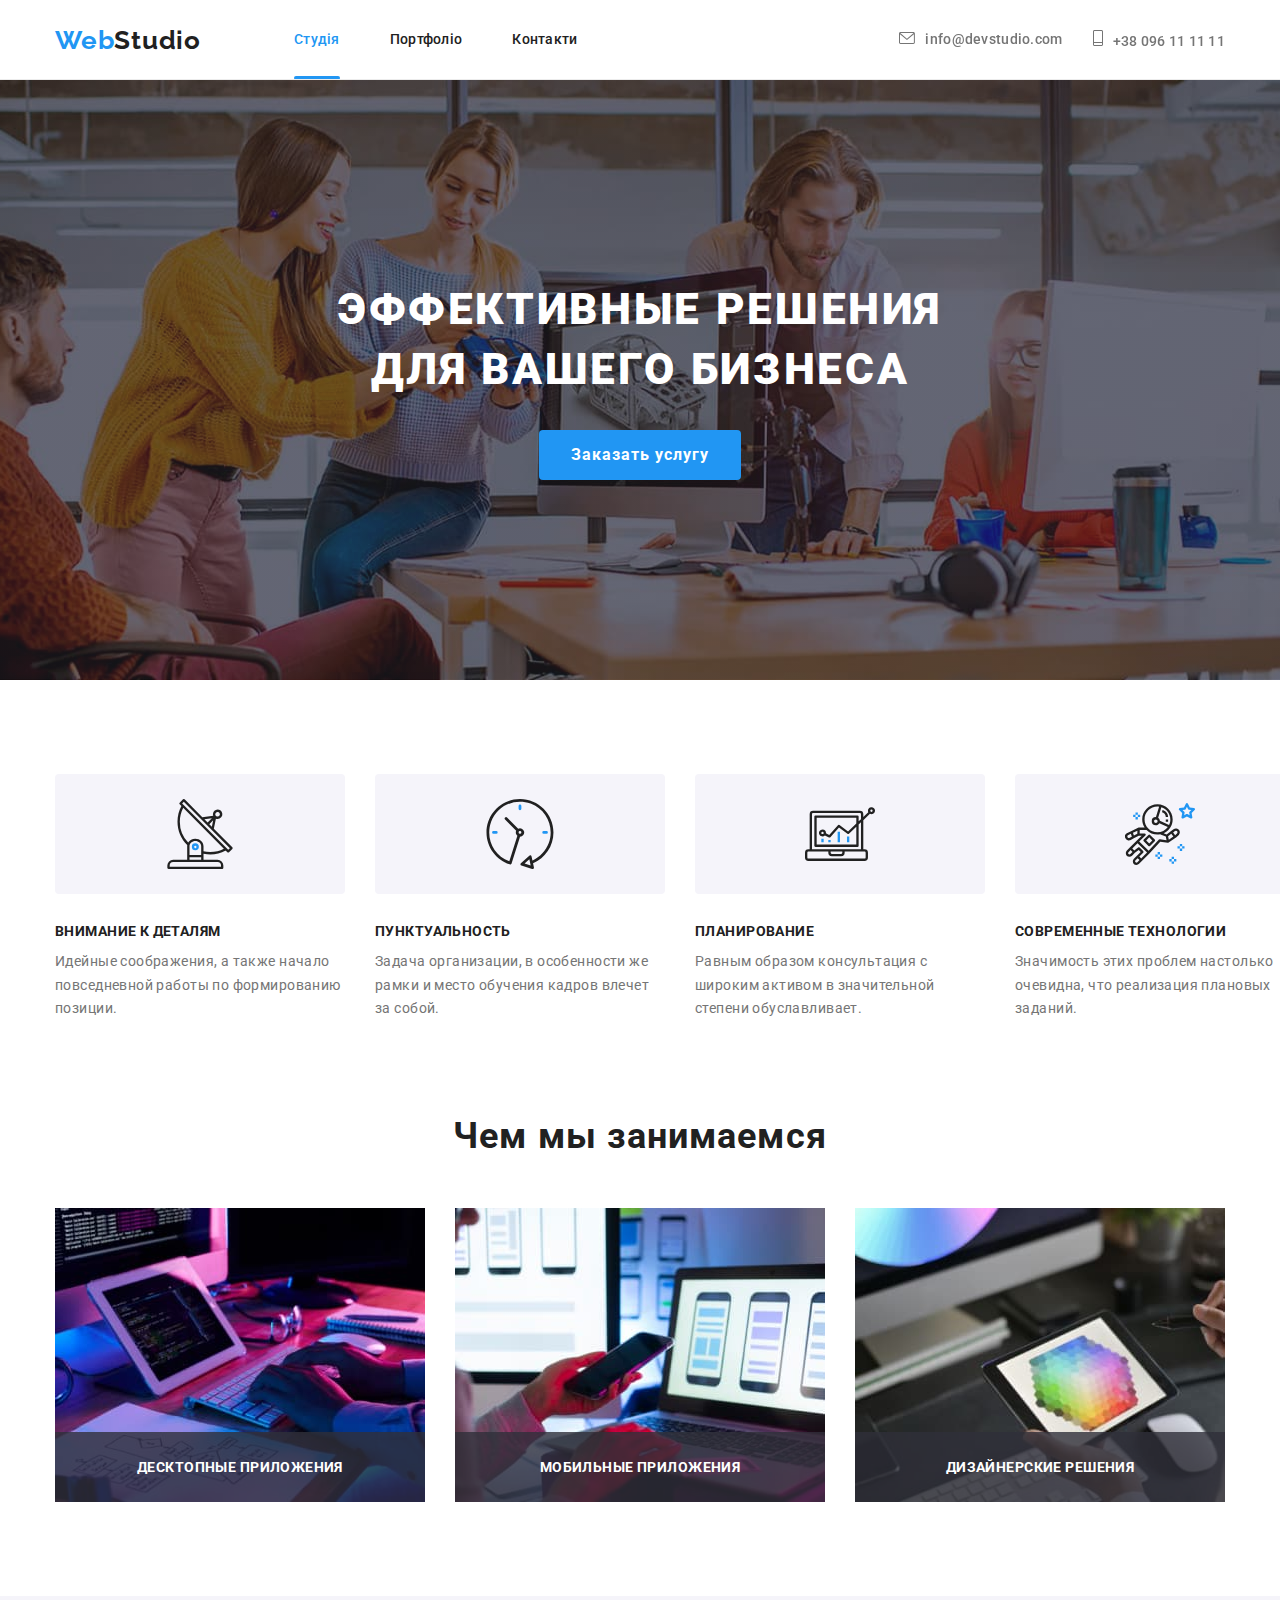
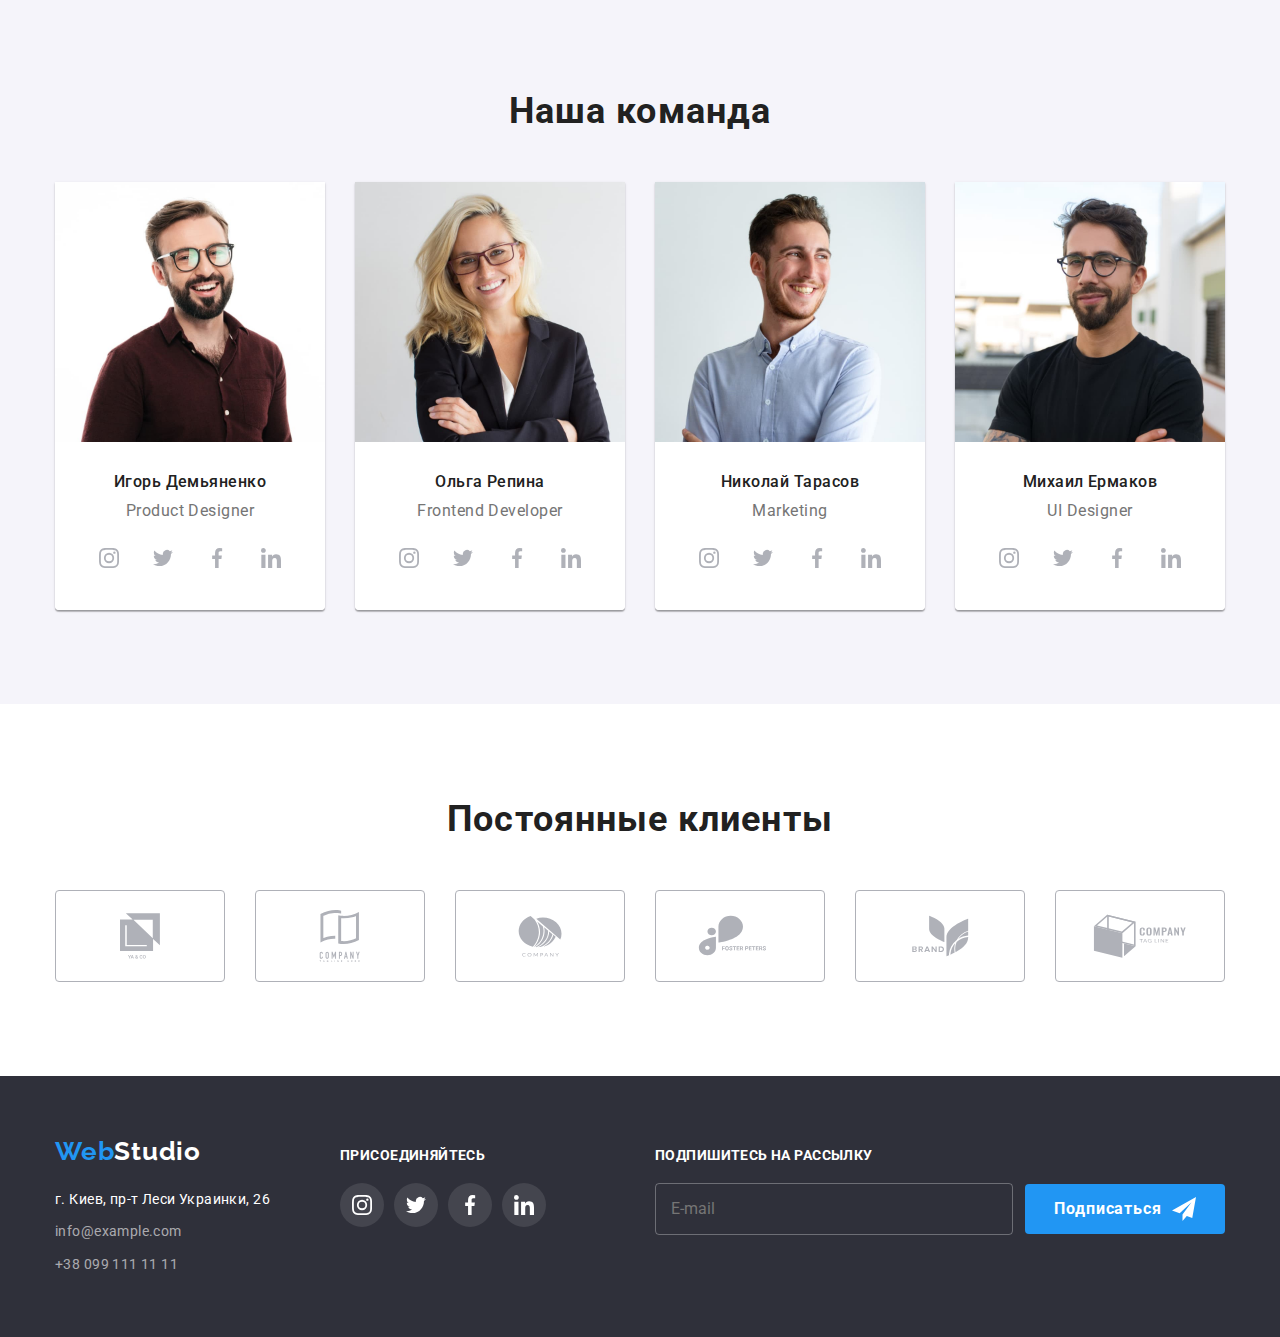
<file: index.html>
<!DOCTYPE html>
<html lang="ru">

<head>
  <meta charset="UTF-8" />
  <meta http-equiv="X-UA-Compatible" content="IE=edge" />
  <meta name="viewport" content="width=device-width, initial-scale=1.0" />
  <link rel="preconnect" href="https://fonts.googleapis.com">
  <link rel="preconnect" href="https://fonts.gstatic.com" crossorigin>
  <link href="https://fonts.googleapis.com/css2?family=Raleway:wght@700&family=Roboto:wght@400;500;700;900&display=swap"
    rel="stylesheet" />
  <link rel="stylesheet" href="./css/main.min.css" />
  <title>Studio</title>
</head>

<body>
  <header class="page-header">
    <div class="container main-nav">
      <a href="index.html" class="logo link"><span class="logo__accent">Web</span>Studio</a>


      <button type="button" class="main-nav__button" data-menu-button aria-expanded="false"
        aria-controls="menu-container">
        <svg class="main-nav__icon" width="40" height="40" aria-label="Перемикач мобільного меню">
          <use class="main-nav__icon--open" href="./images/icons.svg#icon-menu"></use>
          <use class="main-nav__icon--close" href="./images/icons.svg#icon-menu-close"></use>
        </svg>
      </button>

      <div class="menu-container" id="menu-container" data-menu>
        <div class="menu-container__item">
          <nav>
            <ul class="page-nav list">
              <li class="page-nav__item">
                <a href="./index.html" class="page-nav__link page-nav__link--current link">Студія</a>
              </li>
              <li class="page-nav__item">
                <a href="./portfolio.html" class="page-nav__link link">Портфоліо</a>
              </li>
              <li class="page-nav__item"><a href="" class="page-nav__link link">Контакти</a></li>
            </ul>
          </nav>
        </div>

        <div class="menu-container__item">
          <ul class="contacts list">
            <li class="contacts__item">
              <a href="mailto:info@devstudio.com" class="contacts__link link">
                <svg class="contacts__icon-mail" width="16" height="12">
                  <use href="./images/icons.svg#icon-mail"></use>
                </svg>info@devstudio.com</a>
            </li>
            <li class="contacts__item">
              <a href="tel:+380994744111" class="contacts__link link">
                <svg class="contacts__icon-phone" width="10" height="16">
                  <use href="./images/icons.svg#icon-phone"></use>
                </svg>+38 096 11 11 11</a>
            </li>
          </ul>

          <ul class="menu-social list">
            <li class="menu-social__item"><a class="menu-social__link link" href="" aria-label="Инстаграмм">Инстаграмм
              </a>
            </li>
            <li class="menu-social__item"><a class="menu-social__link link" href="" aria-label="Твиттер">Твиттер
              </a></li>
            <li class="menu-social__item"><a class="menu-social__link link" href="" aria-label="Фейсбук">Фейсбук
              </a></li>
            <li class="menu-social__item"><a class="menu-social__link link" href="" aria-label="Линкедин">Линкедин
              </a>
            </li>
          </ul>
        </div>
      </div>
    </div>
  </header>
  <!--Основний розділ-->
  <main>
    <!--Заголовок з кнопкою-->
    <section class="section section--no-padding section-hero">
      <div class="container hero">
        <h1 class="hero__title">Эффективные решения для вашего бизнеса</h1>
        <button type="button" class="hero__button" data-modal-open>Заказать услугу</button>
        <div class="backdrop is-hidden" data-modal>
          <div class="modal">
            <button type="button" class="modal__close-button" data-modal-close>
              <svg class="modal__close-icon" width="11" height="11">
                <use href="./images/icons.svg#icon-close"></use>
              </svg>
            </button>

            <form role="group" class="form" autocomplete="off">
              <p class="form__title">Оставьте свои данные, мы вам перезвоним</p>
              <div class="form__input-area">
                <label class="form__label" for="modal-name">Имя</label>
                <div class="form__input-area">

                  <input class="form__input" type="text" name="name" id="modal-name">
                  <svg class="form__icon" width="12" height="12">
                    <use href="./images/icons.svg#modal-icon-man"></use>
                  </svg>
                </div>
              </div>
              <div class="form__input-area">
                <label class="form__label" for="modal-tel">Телефон</label>
                <div class="form__input-area">

                  <input class="form__input" type="tel" name="tel" id="modal-tel">
                  <svg class="form__icon" width="13" height="13">
                    <use href="./images/icons.svg#modal-icon-tel"></use>
                  </svg>
                </div>
              </div>
              <div class="form__input-area">
                <label class="form__label" for="modal-mail">Почта</label>
                <div class="form__input-area">
                  <input class="form__input" type="email" name="email" id="modal-mail">
                  <svg class="form__icon" height="12" width="20">
                    <use href="./images/icons.svg#modal-icon-envelope"></use>
                  </svg>
                </div>
              </div>
              <div class="form__feedback">
                <label class="form__label" for="modal-feedback">
                  Комментарий</label>
                <textarea class="form__textarea" id="modal-feedback" name="feedback" rows="5"
                  placeholder="Введите текст"></textarea>
              </div>

              <label class="form__label-agree" for="modal-label-agree">Соглашаюсь с
                рассылкой и принимаю <a class="form__link link" href="#">Условия договора</a>
                <input type="checkbox" class="form__checkbox visually-hidden" name="modal-agree" id="modal-label-agree"
                  required>
                <svg class="form__unchecked-icon" width="16" height="15">
                  <use href="./images/icons.svg#icon-unchecked"></use>
                </svg>
                <svg class="form__checked-icon" width="16" height="15">
                  <use href="./images/icons.svg#icon-checked"></use>
                </svg>
              </label>
              <button type="submit" class="modal__button">Отправить</button>
            </form>

          </div>
        </div>
      </div>
    </section>
    <!--Особливості роботи команди-->
    <section class="section">
      <div class="container">
        <h2 class="section__title visually-hidden">Особенности работы компании</h2>
        <ul class="features list">
          <li class="features__item">
            <div class="features__thumb">
              <svg class="features__icon" width="70" height="70">
                <use href="./images/icons.svg#feature-icon1"></use>
              </svg>
            </div>
            <h3 class="features__title">Внимание к деталям</h3>
            <p class="features__text">
              Идейные соображения, а также начало повседневной работы по
              формированию позиции.
            </p>
          </li>
          <li class="features__item">
            <div class="features__thumb">
              <svg class="features__icon" width="70" height="70">
                <use href="./images/icons.svg#feature-icon2"></use>
              </svg>
            </div>
            <h3 class="features__title">Пунктуальность</h3>
            <p class="features__text">
              Задача организации, в особенности же рамки и место обучения кадров
              влечет за собой.
            </p>
          </li>
          <li class="features__item">
            <div class="features__thumb">
              <svg class="features__icon" width="70" height="70">
                <use href="./images/icons.svg#feature-icon3"></use>
              </svg>
            </div>
            <h3 class="features__title">Планирование</h3>
            <p class="features__text">
              Равным образом консультация с широким активом в значительной
              степени обуславливает.
            </p>
          </li>
          <li class="features__item">
            <div class="features__thumb">
              <svg class="features__icon" width="70" height="70">
                <use href="./images/icons.svg#feature-icon4"></use>
              </svg>
            </div>
            <h3 class="features__title">Современные технологии</h3>
            <p class="features__text">
              Значимость этих проблем настолько очевидна, что реализация
              плановых заданий.
            </p>
          </li>
        </ul>
      </div>
    </section>
    <!-- Чим ми займаємося -->
    <section class="section section--no-padding-top section__work-examples">
      <div class="container">
        <h2 class="section__title">Чем мы занимаемся</h2>
        <ul class="work-examples list">
          <li class="work-examples__item">
            <img srcset="./images/work-examples_img_1_@1x.jpg 1x, ./images/work-examples_img_1_@2x.jpg 2x"
              src="./images/work-examples_img_1_@1x.jpg" alt="Пример нашей работы 1" width="370" />
            <span class="work-examples__label">Десктопные приложения</span>
          </li>
          <li class="work-examples__item">
            <img srcset="./images/work-examples_img_2_@1x.jpg 1x, ./images/work-examples_img_2_@2x.jpg 2x"
              src="./images/work-examples_img_2_@1x.jpg" alt="Пример нашей работы 2" width="370" />
            <span class="work-examples__label">Мобильные приложения</span>
          </li>
          <li class="work-examples__item">
            <img srcset="./images/work-examples_img_3_@1x.jpg 1x, ./images/work-examples_img_3_@2x.jpg 2x"
              src="./images/work-examples_img_3_@1x.jpg" alt="Пример нашей работы 3" width="370" />
            <span class="work-examples__label">Дизайнерские решения</span>
          </li>
        </ul>
      </div>
    </section>
    <!--Наша команда-->
    <section class="section team">
      <div class="container">
        <h2 class="section__title">Наша команда</h2>
        <ul class="worker-list list">
          <li class="worker-list__item">
            <img class="worker-list__img" srcset="./images/img_team_1_@1x.jpg 1x, ./images/img_team_1_@2x.jpg 2x"
              src="./images/img_team_1_@1x.jpg" alt="Фото Игорь Демьяненко" width="270" />
            <div class="worker-list__info">
              <h3 class="worker-list__title">Игорь Демьяненко</h3>
              <p class="worker-list__position">Product Designer</p>
              <ul class="social list">
                <li class="social__item">
                  <a class="social__link link" href="" aria-label="Инстаграмм">
                    <svg class="social__icon" width="20" height="20">
                      <use href="./images/icons.svg#icon-instagram"></use>
                    </svg> </a>
                </li>
                <li class="social__item"><a class="social__link link" href="" aria-label="Твиттер">
                    <svg class="social__icon" width="20" height="20">
                      <use href="./images/icons.svg#icon-twitter"></use>
                    </svg></a></li>
                <li class="social__item"><a class="social__link link" href="" aria-label="Фейсбук">
                    <svg class="social__icon" width="20" height="20">
                      <use href="./images/icons.svg#icon-facebook"></use>
                    </svg></a></li>
                <li class="social__item"><a class="social__link link" href="" aria-label="Линкедин">
                    <svg class="social__icon " width="20" height="20">
                      <use href="./images/icons.svg#icon-linkedin"></use>
                    </svg> </a>
                </li>
              </ul>
            </div>
          </li>
          <li class="worker-list__item">
            <img class="worker-list__img" srcset="./images/img_team_2_@1x.jpg 1x, ./images/img_team_2_@2x.jpg 2x"
              src="./images/img_team_2_@1x.jpg" alt="Фото Ольга Репина" width="270" />
            <div class="worker-list__info">
              <h3 class="worker-list__title">Ольга Репина</h3>
              <p class="worker-list__position">Frontend Developer</p>
              <ul class="social list">
                <li class="social__item">
                  <a class="social__link link" href="" aria-label="Инстаграмм">
                    <svg class="social__icon" width="20" height="20">
                      <use href="./images/icons.svg#icon-instagram"></use>
                    </svg> </a>
                </li>
                <li class="social__item"><a class="social__link link" href="" aria-label="Твиттер">
                    <svg class="social__icon" width="20" height="20">
                      <use href="./images/icons.svg#icon-twitter"></use>
                    </svg></a></li>
                <li class="social__item"><a class="social__link link" href="" aria-label="Фейсбук">
                    <svg class="social__icon" width="20" height="20">
                      <use href="./images/icons.svg#icon-facebook"></use>
                    </svg></a></li>
                <li class="social__item"><a class="social__link link" href="" aria-label="Линкедин">
                    <svg class="social__icon " width="20" height="20">
                      <use href="./images/icons.svg#icon-linkedin"></use>
                    </svg> </a>
                </li>
              </ul>
            </div>
          </li>
          <li class="worker-list__item">
            <img class="worker-list__img" srcset="./images/img_team_3_@1x.jpg 1x, ./images/img_team_3_@2x.jpg 2x"
              src="./images/img_team_3_@1x.jpg" alt="Фото Николай Тарасов" width="270" />
            <div class="worker-list__info">
              <h3 class="worker-list__title">Николай Тарасов</h3>
              <p class="worker-list__position">Marketing</p>
              <ul class="social list">
                <li class="social__item">
                  <a class="social__link link" href="" aria-label="Инстаграмм">
                    <svg class="social__icon" width="20" height="20">
                      <use href="./images/icons.svg#icon-instagram"></use>
                    </svg> </a>
                </li>
                <li class="social__item"><a class="social__link link" href="" aria-label="Твиттер">
                    <svg class="social__icon" width="20" height="20">
                      <use href="./images/icons.svg#icon-twitter"></use>
                    </svg></a></li>
                <li class="social__item"><a class="social__link link" href="" aria-label="Фейсбук">
                    <svg class="social__icon" width="20" height="20">
                      <use href="./images/icons.svg#icon-facebook"></use>
                    </svg></a></li>
                <li class="social__item"><a class="social__link link" href="" aria-label="Линкедин">
                    <svg class="social__icon " width="20" height="20">
                      <use href="./images/icons.svg#icon-linkedin"></use>
                    </svg> </a>
                </li>
              </ul>
            </div>
          </li>
          <li class="worker-list__item">
            <img class="worker-list__img" srcset="./images/img_team_4_@1x.jpg 1x, ./images/img_team_4_@2x.jpg 2x"
              src="./images/img_team_4_@1x.jpg" alt="Фото Михаил Ермаков" width="270" />
            <div class="worker-list__info">
              <h3 class="worker-list__title">Михаил Ермаков</h3>
              <p class="worker-list__position">UI Designer</p>
              <ul class="social list">
                <li class="social__item">
                  <a class="social__link link" href="" aria-label="Инстаграмм">
                    <svg class="social__icon" width="20" height="20">
                      <use href="./images/icons.svg#icon-instagram"></use>
                    </svg> </a>
                </li>
                <li class="social__item"><a class="social__link link" href="" aria-label="Твиттер">
                    <svg class="social__icon" width="20" height="20">
                      <use href="./images/icons.svg#icon-twitter"></use>
                    </svg></a></li>
                <li class="social__item"><a class="social__link link" href="" aria-label="Фейсбук">
                    <svg class="social__icon" width="20" height="20">
                      <use href="./images/icons.svg#icon-facebook"></use>
                    </svg></a></li>
                <li class="social__item"><a class="social__link link" href="" aria-label="Линкедин">
                    <svg class="social__icon " width="20" height="20">
                      <use href="./images/icons.svg#icon-linkedin"></use>
                    </svg> </a>
                </li>
              </ul>
            </div>
          </li>
        </ul>
      </div>
    </section>
    <!-- Партнери -->
    <section class="section">
      <div class="container">
        <h2 class="section__title">Постоянные клиенты</h2>
        <ul class="partners list">
          <li class="partners__item"><a class="partners__link link" href="#">
              <svg class="partners__logo" width="40" height="52">
                <use href="./images/icons.svg#icon-logo-001"></use>
              </svg> </a>
          </li>
          <li class="partners__item"><a class="partners__link link" href="#">
              <svg class="partners__logo" width="46" height="52">
                <use href="./images/icons.svg#icon-logo-002"></use>
              </svg></a>
          </li>
          <li class="partners__item"><a class="partners__link link" href="#">
              <svg class="partners__logo" width="44" height="42">
                <use href="./images/icons.svg#icon-logo-003"></use>
              </svg></a>
          </li>
          <li class="partners__item"><a class="partners__link link" href="#">
              <svg class="partners__logo" width="85" height="41">
                <use href="./images/icons.svg#icon-logo-004"></use>
              </svg></a>
          </li>
          <li class="partners__item"><a class="partners__link link" href="#">
              <svg class="partners__logo" width="63" height="42">
                <use href="./images/icons.svg#icon-logo-005"></use>
              </svg></a>
          </li>
          <li class="partners__item"><a class="partners__link link" href="#">
              <svg class="partners__logo" width="94" height="44">
                <use href="./images/icons.svg#icon-logo-006"></use>
              </svg></a>
          </li>
        </ul>
      </div>
    </section>
  </main>
  <!--Підвал з контактами-->
  <footer class="footer">
    <div class="container">
      <div class="footer-wrap">
        <div class="info">
          <a href="index.html" class="logo--inverse logo link">
            <span class="logo__accent">Web</span>Studio</a>
          <address class="address">г. Киев, пр-т Леси Украинки, 26</address>
          <a href="mailto:info@example.com" class="info__contacts link">info@example.com</a>
          <a href="tel:+380991111111" class="info__contacts link">+38 099 111 11 11</a>
        </div>
        <div class="join">
          <span class="join__label">присоединяйтесь</span>
          <ul class="social social--margin list">
            <li class="social__item"><a class="social__link social__link--dark link" href="" aria-label="Инстаграмм">
                <svg class="social__icon" width="20" height="20">
                  <use href="./images/icons.svg#icon-instagram"></use>
                </svg> </a>
            </li>
            <li class="social__item"><a class="social__link social__link--dark link" href="" aria-label="Твиттер">
                <svg class="social__icon" width="20" height="20">
                  <use href="./images/icons.svg#icon-twitter"></use>
                </svg></a></li>
            <li class="social__item"><a class="social__link social__link--dark link" href="" aria-label="Фейсбук">
                <svg class="social__icon" width="20" height="20">
                  <use href="./images/icons.svg#icon-facebook"></use>
                </svg></a></li>
            <li class="social__item"><a class="social__link social__link--dark link" href="" aria-label="Линкедин">
                <svg class="social__icon " width="20" height="20">
                  <use href="./images/icons.svg#icon-linkedin"></use>
                </svg> </a>
            </li>
          </ul>
        </div>
        <div class="subscribe">
          <form class="subscribe__form">
            <label for="subscribe__email" class="subscribe__label">Подпишитесь на рассылку</label>
            <div class="subscribe__field">
              <input type="email" class="subscribe__input" name="subscribe__email" placeholder="E-mail" />
              <button class="subscribe__button" type="submit">Подписаться
                <svg class="subscribe__icon" width="24" height="24">
                  <use href="./images/icons.svg#modal-icon-send"></use>
                </svg>
              </button>
            </div>
          </form>
        </div>
      </div>
    </div>
  </footer>
  <script src="./js/header.js"></script>
  <script src="./js/modal.js"></script>
  <script src="./js/mobile-menu.js"></script>
</body>

</html>
</file>
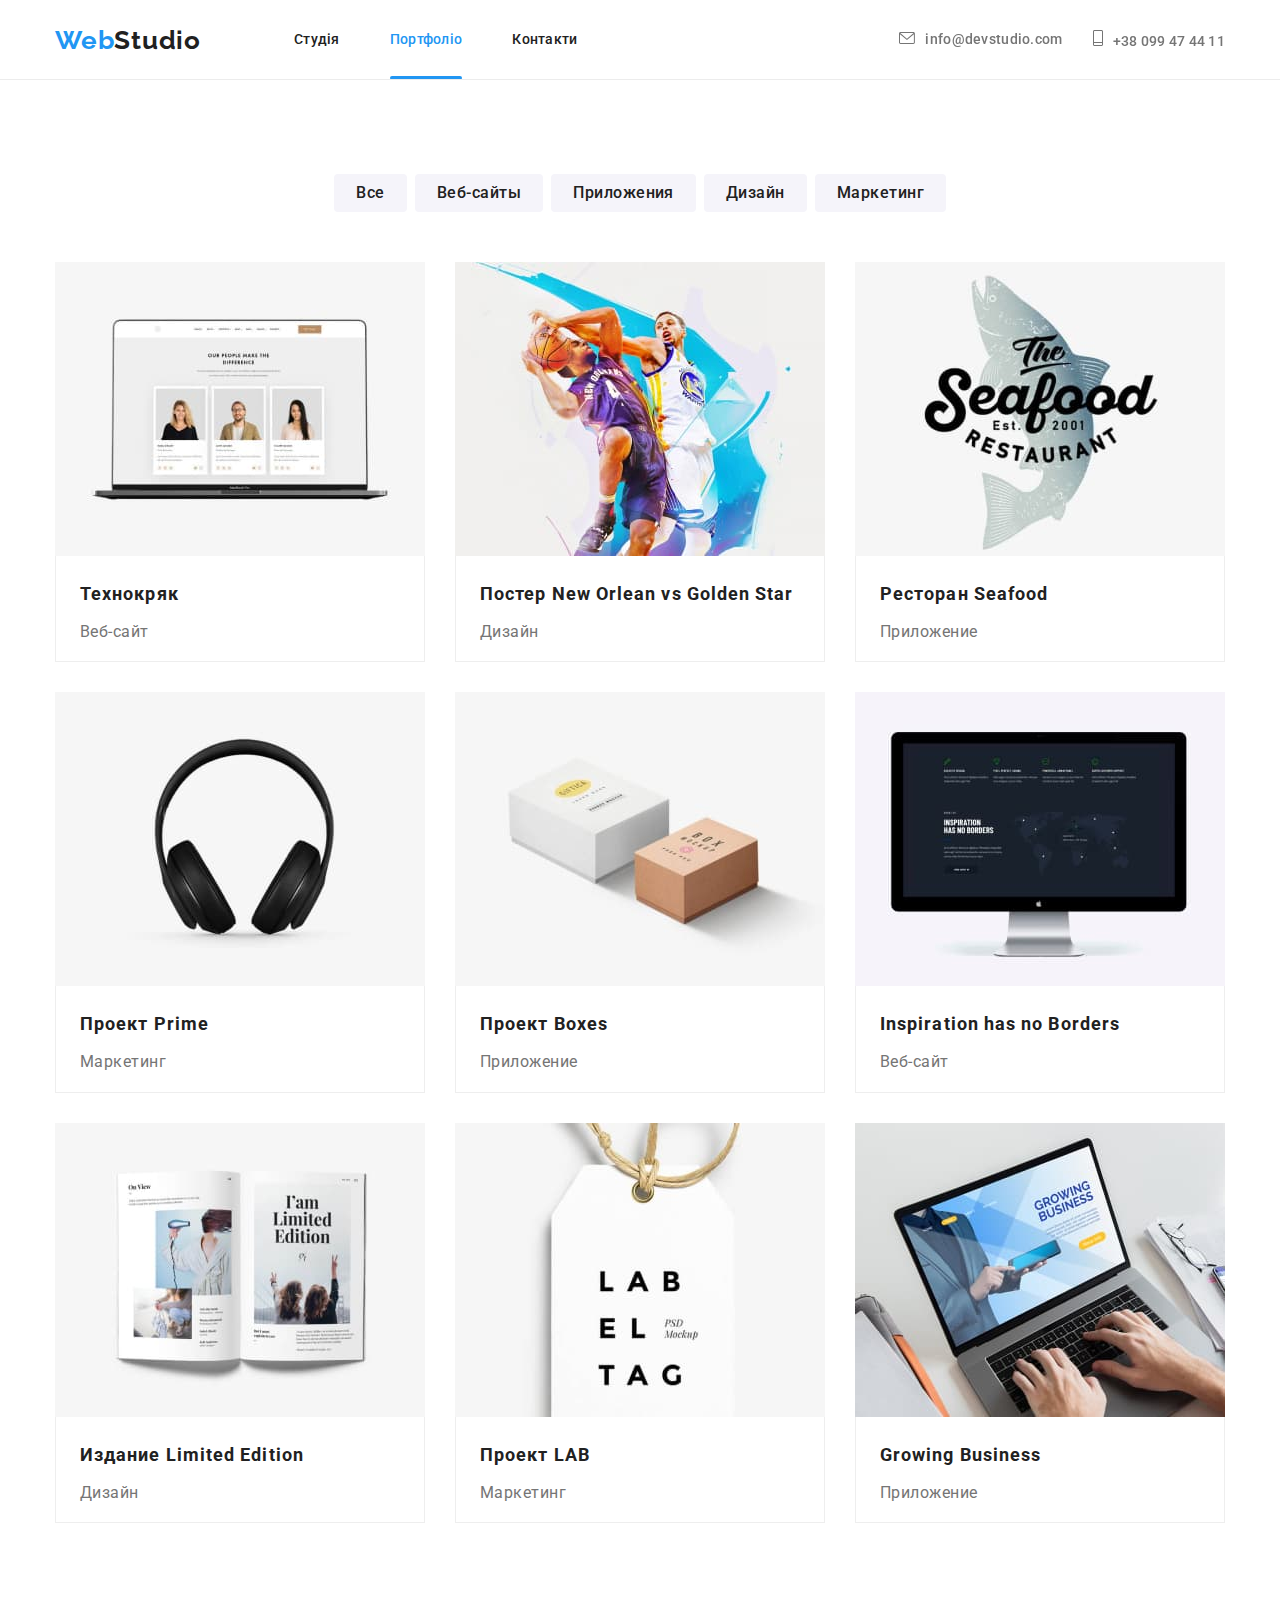
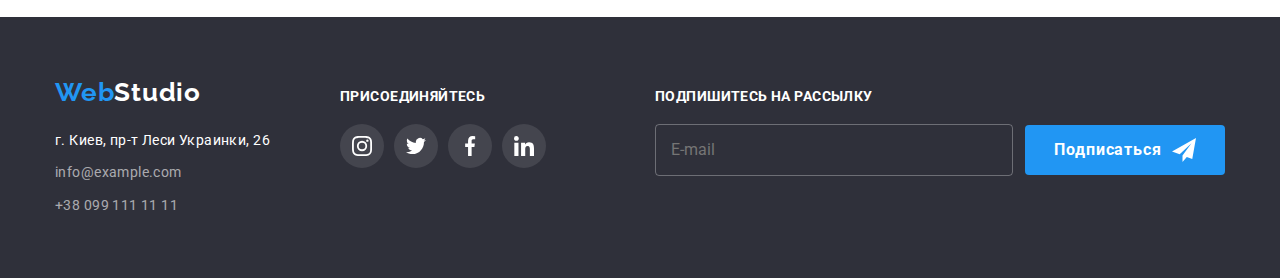
<file: portfolio.html>
<!DOCTYPE html>
<html lang="ru">

<head>
  <meta charset="UTF-8" />
  <meta http-equiv="X-UA-Compatible" content="IE=edge" />
  <meta name="viewport" content="width=device-width, initial-scale=1.0" />
  <link rel="preconnect" href="https://fonts.googleapis.com">
  <link rel="preconnect" href="https://fonts.gstatic.com" crossorigin>
  <link href="https://fonts.googleapis.com/css2?family=Raleway:wght@700&family=Roboto:wght@400;500;700;900&display=swap"
    rel="stylesheet" />
  <link rel="stylesheet" href="./css/main.min.css" />
  <title>Portfolio</title>
</head>

<body>
  <header class="page-header">
    <div class="container main-nav">
      <a href="index.html" class="logo link"><span class="logo__accent">Web</span>Studio</a>


      <button type="button" class="main-nav__button" data-menu-button aria-expanded="false"
        aria-controls="menu-container">
        <svg class="main-nav__icon" width="40" height="40" aria-label="Перемикач мобільного меню">
          <use class="main-nav__icon--open" href="./images/icons.svg#icon-menu"></use>
          <use class="main-nav__icon--close" href="./images/icons.svg#icon-menu-close"></use>
        </svg>
      </button>

      <div class="menu-container" id="menu-container" data-menu>
        <div class="menu-container__item">
          <nav>
            <ul class="page-nav list">
              <li class="page-nav__item">
                <a href="./index.html" class="page-nav__link link">Студія</a>
              </li>
              <li class="page-nav__item">
                <a href="./portfolio.html" class="page-nav__link page-nav__link--current link">Портфоліо</a>
              </li>
              <li class="page-nav__item"><a href="" class="page-nav__link link">Контакти</a></li>
            </ul>
          </nav>
        </div>
        <div class="menu-container__item">

          <ul class="contacts list">
            <li class="contacts__item">
              <a href="mailto:info@devstudio.com" class="contacts__link link">
                <svg class="contacts__icon-mail" width="16" height="12">
                  <use href="./images/icons.svg#icon-mail"></use>
                </svg>info@devstudio.com</a>
            </li>
            <li class="contacts__item">
              <a href="tel:+380994744111" class="contacts__link link">
                <svg class="contacts__icon-phone" width="10" height="16">
                  <use href="./images/icons.svg#icon-phone"></use>
                </svg>+38 099 47 44 11</a>
            </li>
          </ul>

          <ul class="menu-social list">
            <li class="menu-social__item"><a class="menu-social__link link" href="" aria-label="Инстаграмм">Инстаграмм
              </a>
            </li>
            <li class="menu-social__item"><a class="menu-social__link link" href="" aria-label="Твиттер">Твиттер
              </a></li>
            <li class="menu-social__item"><a class="menu-social__link link" href="" aria-label="Фейсбук">Фейсбук
              </a></li>
            <li class="menu-social__item"><a class="menu-social__link link" href="" aria-label="Линкедин">Линкедин
              </a>
            </li>
          </ul>
        </div>
      </div>
    </div>
  </header>
  <main>
    <!-- КНОПКИ ФІЛЬТРУВАННЯ -->
    <section class="section">
      <div class="container">
        <ul class="filter list">
          <li class="filter__item">
            <button type="button" class="filter__button">Все</button>
          </li>
          <li class="filter__item">
            <button type="button" class="filter__button">
              Веб-сайты
            </button>
          </li>
          <li class="filter__item">
            <button type="button" class="filter__button">
              Приложения
            </button>
          </li>
          <li class="filter__item">
            <button type="button" class="filter__button">Дизайн</button>
          </li>
          <li class="filter__item">
            <button type="button" class="filter__button">
              Маркетинг
            </button>
          </li>
        </ul>
        <h2 class="section__title visually-hidden">Список проектов компании</h2>
        <ul class="project list">
          <li class="project__item">
            <a href="" class="project__link link">

              <div class="project__thumb">
                <img srcset="./images/project_1_img@1x.jpg 1x, ./images/project_1_img@2x.jpg 2x"
                  src="./images/project_1_img@1x.jpg" alt="Изображение сайта Технокряк" class="project__image"
                  width="370" />

                <p class="project__overlay">
                  Ресурс предлагает комплексные предложения с разным уровнем
                  функционала и сервисов. Все это позволит посетителю получить
                  исчерпывающие сведения о компании или частном лице.
                </p>
              </div>
              <div class="project__description">
                <h3 class="project__label">Технокряк</h3>
                <span class="project__category">Веб-сайт</span>
              </div>

            </a>
          </li>
          <li class="project__item">
            <a href="" class="project__link link">
              <div class="project__thumb">
                <img srcset="./images/project_2_img@1x.jpg 1x, ./images/project_2_img@2x.jpg 2x"
                  src="./images/project_2_img@1x.jpg" alt="Изображение постера Нью Орлеан" class="project__image"
                  width="370" />
                <p class="project__overlay">
                  Ресурс предлагает комплексные предложения с разным уровнем
                  функционала и сервисов. Все это позволит посетителю получить
                  исчерпывающие сведения о компании или частном лице.
                </p>
              </div>

              <div class="project__description">
                <h3 class="project__label">
                  Постер New Orlean vs Golden Star
                </h3>
                <span class="project__category">Дизайн</span>
              </div>
            </a>
          </li>
          <li class="project__item">
            <a href="" class="project__link link">
              <div class="project__thumb">
                <img srcset="./images/project_3_img@1x.jpg 1x, ./images/project_3_img@2x.jpg 2x"
                  src="./images/project_3_img@1x.jpg" alt="Изображение приложения ресторана Seafood"
                  class="project__image" width="370" />
                <p class="project__overlay">
                  Ресурс предлагает комплексные предложения с разным уровнем
                  функционала и сервисов. Все это позволит посетителю получить
                  исчерпывающие сведения о компании или частном лице.
                </p>
              </div>
              <div class="project__description">
                <h3 class="project__label">Ресторан Seafood</h3>
                <span class="project__category">Приложение</span>
              </div>
            </a>
          </li>
          <li class="project__item">
            <a href="" class="project__link link">
              <div class="project__thumb">
                <img srcset="./images/project_4_img@1x.jpg 1x, ./images/project_4_img@2x.jpg 2x"
                  src="./images/project_4_img@1x.jpg" alt="Изображение наушников проекта Прайм" class="project__image"
                  width="370" />
                <p class="project__overlay">
                  Ресурс предлагает комплексные предложения с разным уровнем
                  функционала и сервисов. Все это позволит посетителю получить
                  исчерпывающие сведения о компании или частном лице.
                </p>
              </div>
              <div class="project__description">
                <h3 class="project__label">Проект Prime</h3>
                <span class="project__category">Маркетинг</span>
              </div>
            </a>
          </li>
          <li class="project__item">
            <a href="" class="project__link link">
              <div class="project__thumb">
                <img srcset="./images/project_5_img@1x.jpg 1x, ./images/project_5_img@2x.jpg 2x"
                  src="./images/project_5_img@1x.jpg" alt="Изображение коробок" class="project__image" width="370" />
                <p class="project__overlay">
                  Ресурс предлагает комплексные предложения с разным уровнем
                  функционала и сервисов. Все это позволит посетителю получить
                  исчерпывающие сведения о компании или частном лице.
                </p>
              </div>
              <div class="project__description">
                <h3 class="project__label">Проект Boxes</h3>
                <span class="project__category">Приложение</span>
              </div>
            </a>
          </li>
          <li class="project__item">
            <a href="" class="project__link link">
              <div class="project__thumb">
                <img srcset="./images/project_6_img@1x.jpg 1x, ./images/project_6_img@2x.jpg 2x"
                  src="./images/project_6_img@1x.jpg" alt="Изображения сайта" class="project__image" width="370" />
                <p class="project__overlay">
                  Ресурс предлагает комплексные предложения с разным уровнем
                  функционала и сервисов. Все это позволит посетителю получить
                  исчерпывающие сведения о компании или частном лице.
                </p>
              </div>
              <div class="project__description">
                <h3 class="project__label">Inspiration has no Borders</h3>
                <span class="project__category">Веб-сайт</span>
              </div>
            </a>
          </li>
          <li class="project__item">
            <a href="" class="project__link link">
              <div class="project__thumb">
                <img srcset="./images/project_7_img@1x.jpg 1x, ./images/project_7_img@2x.jpg 2x"
                  src="./images/project_7_img@1x.jpg" alt="Изображение дизайна книги" class="project__image"
                  width="370" />
                <p class="project__overlay">
                  Ресурс предлагает комплексные предложения с разным уровнем
                  функционала и сервисов. Все это позволит посетителю получить
                  исчерпывающие сведения о компании или частном лице.
                </p>
              </div>
              <div class="project__description">
                <h3 class="project__label">Издание Limited Edition</h3>
                <span class="project__category">Дизайн</span>
              </div>
            </a>
          </li>
          <li class="project__item">
            <a href="" class="project__link link">
              <div class="project__thumb">
                <img srcset="./images/project_8_img@1x.jpg 1x, ./images/project_8_img@2x.jpg 2x"
                  src="./images/project_8_img@1x.jpg" alt="Изображение дизайна" class="project__image" width="370" />
                <p class="project__overlay">
                  Ресурс предлагает комплексные предложения с разным уровнем
                  функционала и сервисов. Все это позволит посетителю получить
                  исчерпывающие сведения о компании или частном лице.
                </p>
              </div>
              <div class="project__description">
                <h3 class="project__label">Проект LAB</h3>
                <span class="project__category">Маркетинг</span>
              </div>
            </a>
          </li>
          <li class="project__item">
            <a href="" class="project__link link">
              <div class="project__thumb">
                <img srcset="./images/project_9_img@1x.jpg 1x, ./images/project_9_img@2x.jpg 2x"
                  src="./images/project_9_img@1x.jpg" alt="Скриншот приложения компании Growing Business"
                  class="project__image" width="370" />
                <p class="project__overlay">
                  Ресурс предлагает комплексные предложения с разным уровнем
                  функционала и сервисов. Все это позволит посетителю получить
                  исчерпывающие сведения о компании или частном лице.
                </p>
              </div>
              <div class="project__description">
                <h3 class="project__label">Growing Business</h3>
                <span class="project__category">Приложение</span>
              </div>
            </a>
          </li>
        </ul>
      </div>
    </section>
  </main>
  <!--Підвал з контактами-->
  <footer class="footer">
    <div class="container">
      <div class="footer-wrap">
        <div class="info">
          <a href="index.html" class="logo--inverse logo link">
            <span class="logo__accent">Web</span>Studio</a>
          <address class="address">г. Киев, пр-т Леси Украинки, 26</address>
          <a href="mailto:info@example.com" class="info__contacts link">info@example.com</a>
          <a href="tel:+380991111111" class="info__contacts link">+38 099 111 11 11</a>
        </div>
        <div class="join">
          <span class="join__label">присоединяйтесь</span>
          <ul class="social social--margin list">
            <li class="social__item"><a class="social__link social__link--dark link" href="" aria-label="Инстаграмм">
                <svg class="social__icon" width="20" height="20">
                  <use href="./images/icons.svg#icon-instagram"></use>
                </svg> </a>
            </li>
            <li class="social__item"><a class="social__link social__link--dark link" href="" aria-label="Твиттер">
                <svg class="social__icon" width="20" height="20">
                  <use href="./images/icons.svg#icon-twitter"></use>
                </svg></a></li>
            <li class="social__item"><a class="social__link social__link--dark link" href="" aria-label="Фейсбук">
                <svg class="social__icon" width="20" height="20">
                  <use href="./images/icons.svg#icon-facebook"></use>
                </svg></a></li>
            <li class="social__item"><a class="social__link social__link--dark link" href="" aria-label="Линкедин">
                <svg class="social__icon " width="20" height="20">
                  <use href="./images/icons.svg#icon-linkedin"></use>
                </svg> </a>
            </li>
          </ul>
        </div>
        <div class="subscribe">
          <form class="subscribe__form">
            <label for="subscribe__email" class="subscribe__label">Подпишитесь на рассылку</label>
            <div class="subscribe__field">
              <input type="email" class="subscribe__input" name="subscribe__email" placeholder="E-mail" />
              <button class="subscribe__button" type="submit">Подписаться
                <svg class="subscribe__icon" width="24" height="24">
                  <use href="./images/icons.svg#modal-icon-send"></use>
                </svg>
              </button>
            </div>
          </form>
        </div>
      </div>
  </footer>


  <script src="./js/header.js"></script>
  <script src="./js/mobile-menu.js"></script>

</body>

</html>
</file>
<file: css/main.min.css>
/*! modern-normalize v1.1.0 | MIT License | https://github.com/sindresorhus/modern-normalize */*,::before,::after{box-sizing:border-box}html{-moz-tab-size:4;-o-tab-size:4;tab-size:4}html{line-height:1.15;-webkit-text-size-adjust:100%}body{margin:0}body{font-family:system-ui,-apple-system,"Segoe UI",Roboto,Helvetica,Arial,sans-serif,"Apple Color Emoji","Segoe UI Emoji"}hr{height:0;color:inherit}abbr[title]{-webkit-text-decoration:underline dotted;text-decoration:underline dotted}b,strong{font-weight:bolder}code,kbd,samp,pre{font-family:ui-monospace,SFMono-Regular,Consolas,"Liberation Mono",Menlo,monospace;font-size:1em}small{font-size:80%}sub,sup{font-size:75%;line-height:0;position:relative;vertical-align:baseline}sub{bottom:-0.25em}sup{top:-0.5em}table{text-indent:0;border-color:inherit}button,input,optgroup,select,textarea{font-family:inherit;font-size:100%;line-height:1.15;margin:0}button,select{text-transform:none}button,[type=button],[type=reset],[type=submit]{-webkit-appearance:button}::-moz-focus-inner{border-style:none;padding:0}:-moz-focusring{outline:1px dotted ButtonText}:-moz-ui-invalid{box-shadow:none}legend{padding:0}progress{vertical-align:baseline}::-webkit-inner-spin-button,::-webkit-outer-spin-button{height:auto}[type=search]{-webkit-appearance:textfield;outline-offset:-2px}::-webkit-search-decoration{-webkit-appearance:none}::-webkit-file-upload-button{-webkit-appearance:button;font:inherit}summary{display:list-item}.filter__button,.modal__button,.hero__button,.subscribe__button{border-radius:4px;color:#fff;background-color:#2196f3;border:none;min-width:200px;font-family:inherit;font-weight:700;font-size:16px;line-height:1.875;text-align:center;letter-spacing:.06em;cursor:pointer;transition-property:color,background-color,box-shadow;transition-duration:250ms;transition-timing-function:cubic-bezier(0.4, 0, 0.2, 1)}.filter__button:focus,.modal__button:focus,.hero__button:focus,.subscribe__button:focus,.filter__button:hover,.modal__button:hover,.hero__button:hover,.subscribe__button:hover{background-color:#188ce8}body{min-width:320px;margin-right:auto;margin-left:auto;background-color:#fff;color:#757575;font-family:Roboto,sans-serif}.list{list-style:none;margin:0;padding:0}.link{text-decoration:none;display:inline-block}h1,h2,h3,p{margin:0;padding:0}img{display:block}*:focus-visible{outline:none}.container{margin-right:auto;margin-left:auto;padding-left:15px;padding-right:15px;text-align:center}@media screen and (min-width: 480px){.container{max-width:480px}}@media screen and (min-width: 768px){.container{max-width:768px}}@media screen and (min-width: 1200px){.container{max-width:1200px}}.section{padding-top:60px;padding-bottom:60px}@media screen and (min-width: 1200px){.section{padding-top:94px;padding-bottom:94px}}.section--no-padding-top{padding-top:0}.section--no-padding{padding-top:0;padding-bottom:0}.section__title{color:#212121;font-weight:700;font-size:28px;line-height:1.17;text-align:center;letter-spacing:.03em;margin-bottom:30px}@media screen and (min-width: 1200px){.section__title{margin-bottom:50px;font-size:36px}}.visually-hidden{position:absolute;width:1px;height:1px;margin:-1px;border:0;padding:0;white-space:nowrap;-webkit-clip-path:inset(100%);clip-path:inset(100%);clip:rect(0 0 0 0);overflow:hidden}.page-header{position:fixed;top:0;left:0;height:60px;width:100%;background-color:#fff;z-index:1;align-items:center}@media screen and (min-width: 768px){.page-header{height:80px}}.page-header::after{content:"";position:absolute;bottom:0;width:100%;height:1px;background-color:#ececec}.menu-container{background-color:#fff}@media screen and (max-width: 767px){.menu-container{display:none;position:absolute;top:0;left:0;width:100%;height:100vh;z-index:1;padding:48px 40px;text-align:left}.menu-container.is-open{display:flex;flex-direction:column;justify-content:space-between;overflow-y:scroll}}@media screen and (min-width: 768px){.menu-container{display:flex;align-items:center;justify-content:space-between}}@media screen and (min-width: 1200px){.menu-container{width:100%;height:80px}}.logo{color:#212121;font-family:Raleway,sans-serif;font-weight:700;font-size:24px;line-height:1.19;letter-spacing:.03em}@media screen and (min-width: 1200px){.logo{font-size:26px}}.logo__accent{color:#2196f3}.logo--inverse{display:block;margin-bottom:20px;color:#fff}.main-nav__button{display:block;position:relative;width:40px;height:40px;border:0;z-index:20;margin-top:10px;margin-bottom:10px;color:#212121;background-color:rgba(0,0,0,0);cursor:pointer;transition-property:color;transition-duration:250ms;transition-timing-function:cubic-bezier(0.4, 0, 0.2, 1)}.main-nav__button:hover,.main-nav__button:focus{color:#2196f3}@media screen and (min-width: 768px){.main-nav__button{display:none}}.main-nav__button .main-nav__icon--close{display:none}.main-nav__button.is-open .main-nav__icon--close{display:block;z-index:121}.main-nav__button.is-open .main-nav__icon--open{display:none}.main-nav__icon{width:24px;height:24px;fill:currentColor;position:absolute;top:50%;left:50%;transform:translate(-50%, -50%)}.main-nav{display:flex;align-items:center}@media screen and (max-width: 479px){.main-nav{max-width:479px}}@media screen and (min-width: 480px)and (max-width: 767px){.main-nav{max-width:767px}}@media screen and (max-width: 1199px){.main-nav{justify-content:space-between}}@media screen and (max-width: 767px){.page-nav{display:block}.page-nav__item:not(:last-child){margin-bottom:32px}}@media screen and (min-width: 768px){.page-nav{display:flex}.page-nav__item:not(:first-child){margin-left:50px}}@media screen and (min-width: 1200px){.page-nav{margin-left:93px}}.page-nav__link{font-weight:500;letter-spacing:.02em;line-height:1.14;color:#212121;transition-property:color;transition-duration:250ms;transition-timing-function:cubic-bezier(0.4, 0, 0.2, 1)}.page-nav__link:hover,.page-nav__link:focus{color:#2196f3}@media screen and (max-width: 767px){.page-nav__link{display:block;font-size:40px}}@media screen and (min-width: 768px){.page-nav__link{display:flex;align-items:center;font-size:14px;padding-top:32px;padding-bottom:32px}}@media screen and (min-width: 1200px){.page-nav__link{display:flex;align-items:center}}.page-nav__link--current{position:relative;color:#2196f3}@media screen and (min-width: 768px){.page-nav__link--current::after{position:absolute;bottom:0;content:"";width:100%;height:4px;border-radius:4px;background-color:#2196f3}}@media screen and (max-width: 767px){.contacts{display:flex;flex-direction:column-reverse;margin-bottom:32px}.contacts__icon-mail,.contacts__icon-phone{display:none}.contacts__item{margin-bottom:32px}.contacts__item:first-child{font-size:24px}.contacts__item:last-child{font-size:34px}}@media screen and (min-width: 768px){.contacts{flex-direction:column;align-items:center}.contacts__item:last-child{margin-top:10px}.contacts__icon-mail{margin-right:10px;fill:currentColor;width:14px;height:10px}.contacts__icon-phone{margin-right:10px;fill:currentColor;width:10px;height:14px}}@media screen and (min-width: 1200px){.contacts{display:flex;margin-left:auto;flex-direction:row;align-items:center}.contacts__item:last-child{margin-left:30px;margin-top:0}.contacts__icon-mail{width:16px;height:12px}.contacts__icon-phone{width:10px;height:16px}}.contacts__link{color:#757575;font-size:inherit;font-weight:500;line-height:1.14;letter-spacing:.02em;transition-property:color;transition-duration:250ms;transition-timing-function:cubic-bezier(0.4, 0, 0.2, 1)}@media screen and (min-width: 768px)and (max-width: 1199px){.contacts__link{display:flex;font-size:12px;margin-left:84px}}@media screen and (min-width: 1200px){.contacts__link{align-items:center;padding-top:32px;padding-bottom:32px;font-size:14px}}.contacts__link:hover,.contacts__link:focus{color:#2196f3}.address{margin-bottom:8px;color:#fff;font-size:14px;line-height:24px;letter-spacing:.03em;font-style:normal}@media screen and (min-width: 1200px){.address{margin-bottom:9px}}.info__contacts{display:block;color:rgba(255,255,255,.6);font-size:14px;line-height:1.71;letter-spacing:.03em}.info__contacts:not(:last-child){margin-bottom:8px}@media screen and (min-width: 1200px){.info__contacts:not(:last-child){margin-bottom:9px}}@media screen and (min-width: 1200px){.join{margin-left:70px}}.join__label{display:block;margin-bottom:20px;color:#fff;font-weight:700;font-size:14px;line-height:1.1429;letter-spacing:.03em;text-transform:uppercase}@media screen and (min-width: 1200px){.join__label{text-align:left}}.menu-social{display:flex;justify-content:space-between}@media screen and (max-width: 767px){.menu-social__link{line-height:1.2222;font-weight:500;font-size:18px;color:#2196f3}}@media screen and (min-width: 768px){.menu-social{display:none}}.social{display:flex;justify-content:center;align-items:center}.social__item:not(:first-child){margin-left:10px}.social__link{display:flex;justify-content:center;align-items:center;color:#afb1b8;width:44px;height:44px;border-radius:50%;border:#2196f3;transition-property:color,background-color;transition-duration:250ms;transition-timing-function:cubic-bezier(0.4, 0, 0.2, 1)}.social__link:hover,.social__link:focus{color:#fff;background-color:#2196f3}.social__icon{fill:currentColor}.social__link--dark{color:#fff;background-color:rgba(255,255,255,.1);border:#2196f3}.social__link--dark:hover,.social__link--dark:focus{color:#fff;background-color:#2196f3}.footer{padding-top:60px;padding-bottom:60px;background-color:#2f303a}@media screen and (min-width: 480px){.footer{min-width:480px}}@media screen and (min-width: 768px){.footer{min-width:768px}}@media screen and (min-width: 1200px){.footer{min-width:1200px}}.footer-wrap{display:flex;flex-direction:column}@media screen and (max-width: 767px){.footer-wrap{gap:60px}}@media screen and (min-width: 768px){.footer-wrap{flex-direction:row;flex-wrap:wrap;justify-content:space-around}}@media screen and (min-width: 1200px){.footer-wrap{display:flex;flex-wrap:nowrap;align-items:baseline}}@media screen and (min-width: 1200px){.info{text-align:left}}@media screen and (max-width: 767px){.contacts{display:flex;flex-direction:column-reverse;margin-bottom:32px}.contacts__icon-mail,.contacts__icon-phone{display:none}.contacts__item{margin-bottom:32px}.contacts__item:first-child{font-size:24px}.contacts__item:last-child{font-size:34px}}@media screen and (min-width: 768px){.contacts{flex-direction:column;align-items:center}.contacts__item:last-child{margin-top:10px}.contacts__icon-mail{margin-right:10px;fill:currentColor;width:14px;height:10px}.contacts__icon-phone{margin-right:10px;fill:currentColor;width:10px;height:14px}}@media screen and (min-width: 1200px){.contacts{display:flex;margin-left:auto;flex-direction:row;align-items:center}.contacts__item:last-child{margin-left:30px;margin-top:0}.contacts__icon-mail{width:16px;height:12px}.contacts__icon-phone{width:10px;height:16px}}.contacts__link{color:#757575;font-size:inherit;font-weight:500;line-height:1.14;letter-spacing:.02em;transition-property:color;transition-duration:250ms;transition-timing-function:cubic-bezier(0.4, 0, 0.2, 1)}@media screen and (min-width: 768px)and (max-width: 1199px){.contacts__link{display:flex;font-size:12px;margin-left:84px}}@media screen and (min-width: 1200px){.contacts__link{align-items:center;padding-top:32px;padding-bottom:32px;font-size:14px}}.contacts__link:hover,.contacts__link:focus{color:#2196f3}.address{margin-bottom:8px;color:#fff;font-size:14px;line-height:24px;letter-spacing:.03em;font-style:normal}@media screen and (min-width: 1200px){.address{margin-bottom:9px}}.info__contacts{display:block;color:rgba(255,255,255,.6);font-size:14px;line-height:1.71;letter-spacing:.03em}.info__contacts:not(:last-child){margin-bottom:8px}@media screen and (min-width: 1200px){.info__contacts:not(:last-child){margin-bottom:9px}}@media screen and (min-width: 1200px){.join{margin-left:70px}}.join__label{display:block;margin-bottom:20px;color:#fff;font-weight:700;font-size:14px;line-height:1.1429;letter-spacing:.03em;text-transform:uppercase}@media screen and (min-width: 1200px){.join__label{text-align:left}}.subscribe{display:flex;flex-direction:column}@media screen and (min-width: 768px)and (max-width: 1199px){.subscribe{margin-top:60px}}@media screen and (min-width: 1200px){.subscribe{margin-left:auto}}.subscribe__field{display:flex;flex-direction:column;align-items:center}@media screen and (min-width: 1200px){.subscribe__field{flex-direction:row}}.subscribe__label{display:block;margin-bottom:20px;color:#fff;font-weight:700;font-size:14px;line-height:1.1429;letter-spacing:.03em;text-transform:uppercase}@media screen and (min-width: 1200px){.subscribe__label{text-align:left}}.subscribe__input{width:358px;background-color:inherit;border:1px solid rgba(255,255,255,.3);border-radius:4px;font-size:16px;padding:15px 15px;color:rgba(255,255,255,.6);line-height:1.25}.subscribe__button{display:flex;justify-content:center;align-items:center;width:200px;padding:10px 3px;border-radius:4px;margin-top:20px}@media screen and (min-width: 1200px){.subscribe__button{margin-top:0;margin-left:12px}}.subscribe__icon{margin-left:10px;fill:currentColor}.section-hero{background-color:#2f303a}.hero{max-width:479px;text-align:center;margin-right:auto;margin-left:auto;padding-top:118px;padding-bottom:118px;background-color:#2f303a;background-repeat:no-repeat;background-position:center;background-size:cover;background-image:linear-gradient(to right, rgba(47, 48, 58, 0.4) 15%, rgba(47, 48, 58, 0.4) 30%),url("../images/hero-img-mobile@1x.jpg")}@media(min-device-pixel-ratio: 2),(-webkit-min-device-pixel-ratio: 2),(min-resolution: 192dpi),(min-resolution: 2dppx){.hero{background-image:linear-gradient(to right, rgba(47, 48, 58, 0.4) 15%, rgba(47, 48, 58, 0.4) 30%),url("../images/hero-img-mobile@2x.jpg")}}@media screen and (min-width: 480px)and (max-width: 767px){.hero{max-width:767px;background-image:linear-gradient(to right, rgba(47, 48, 58, 0.4) 15%, rgba(47, 48, 58, 0.4) 30%),url("../images/hero-img-tablet@1x.jpg")}}@media screen and (min-width: 480px)and (max-width: 767px)and (min-device-pixel-ratio: 2),screen and (min-width: 480px)and (max-width: 767px)and (-webkit-min-device-pixel-ratio: 2),screen and (min-width: 480px)and (max-width: 767px)and (min-resolution: 192dpi),screen and (min-width: 480px)and (max-width: 767px)and (min-resolution: 2dppx){.hero{background-image:linear-gradient(to right, rgba(47, 48, 58, 0.4) 15%, rgba(47, 48, 58, 0.4) 30%),url("../images/hero-img-tablet@2x.jpg")}}@media screen and (min-width: 768px){.hero{max-width:1199px;background-image:linear-gradient(to right, rgba(47, 48, 58, 0.4) 15%, rgba(47, 48, 58, 0.4) 30%),url("../images/hero-img-desktop@1x.jpg")}}@media screen and (min-width: 768px)and (min-device-pixel-ratio: 2),screen and (min-width: 768px)and (-webkit-min-device-pixel-ratio: 2),screen and (min-width: 768px)and (min-resolution: 192dpi),screen and (min-width: 768px)and (min-resolution: 2dppx){.hero{background-image:linear-gradient(to right, rgba(47, 48, 58, 0.4) 15%, rgba(47, 48, 58, 0.4) 30%),url("../images/hero-img-desktop@2x.jpg")}}@media screen and (min-width: 1200px){.hero{max-width:1600px;padding-top:200px;padding-bottom:200px}}.hero__title{max-width:360px;margin-left:auto;margin-right:auto;margin-bottom:30px;color:#fff;font-weight:900;font-size:26px;line-height:1.6153;text-align:center;letter-spacing:.06em;text-transform:uppercase}@media screen and (min-width: 1200px){.hero__title{font-size:44px;line-height:1.36;max-width:696px}}.hero__button{padding:10px 32px}.backdrop{position:fixed;top:0;left:0;z-index:2;background-color:rgba(0,0,0,.2);opacity:1;transition:opacity;transition-duration:250ms;transition-timing-function:cubic-bezier(0.4, 0, 0.2, 1);width:100%;height:100%;overflow-y:scroll}.backdrop.is-hidden{opacity:0;pointer-events:none}.backdrop.is-hidden .modal{transform:translate(-50%, -50%) scale(0.8, 0.8)}.modal{z-index:2;background-color:#fff;border-radius:4px;box-shadow:0px 2px 1px 0px rgba(0,0,0,.2),0px 1px 1px 0px rgba(0,0,0,.14),0px 1px 3px 0px rgba(0,0,0,.12);position:absolute;top:50%;left:50%;transform:translate(-50%, -50%) scale(1, 1);transition:transform 500ms cubic-bezier(0.175, 0.885, 0.32, 1.275)}@media screen and (min-width: 320px){.modal{min-width:320px}}@media screen and (min-width: 480px){.modal{width:450px}}@media screen and (min-width: 1200px){.modal{width:530px}}.modal__close-button{width:30px;height:30px;position:absolute;top:8px;right:8px;padding:10px 10px;border-radius:50%;background-color:inherit;border:1px solid rgba(0,0,0,.1);cursor:pointer}.modal__close-button:hover,.modal__close-button:focus{color:#2196f3}.modal__close-icon{fill:currentColor;position:absolute;top:50%;left:50%;transform:translate(-50%, -50%)}.form{padding:30px 30px}@media screen and (min-width: 480px){.form{padding:40px 40px}}.form__title{font-weight:700;line-height:1.15;letter-spacing:.03em;color:#212121;margin-bottom:12px;font-size:16px}@media screen and (min-width: 480px){.form__title{font-size:20px}}.form__label{display:block;font-size:12px;line-height:1.17;letter-spacing:.01em;padding:0;margin-bottom:4px}.form__input-area{position:relative;text-align:left;margin-bottom:10px}.form__input,.form__textarea{width:100%;border-radius:4px;border:1px solid rgba(33,33,33,.2);margin:0;font-size:14px;line-height:1.1721;transition-property:border,background-color,box-shadow;transition-duration:250ms;transition-timing-function:cubic-bezier(0.4, 0, 0.2, 1)}.form__input{padding:12px 12px 12px 42px}.form__icon{display:inline-block;position:absolute;left:15px;top:50%;transform:translateY(-50%);fill:currentColor;color:#212121;transition-property:color;transition-duration:250ms;transition-timing-function:cubic-bezier(0.4, 0, 0.2, 1)}.form__input:focus~.form__icon{color:#2196f3}.form__textarea{min-height:120px;padding:12px 16px;margin-bottom:20px;resize:none}.form__textarea::-moz-placeholder{font-size:14px;line-height:1.1429;letter-spacing:.01em;color:rgba(117,117,117,.5)}.form__textarea:-ms-input-placeholder{font-size:14px;line-height:1.1429;letter-spacing:.01em;color:rgba(117,117,117,.5)}.form__textarea::placeholder{font-size:14px;line-height:1.1429;letter-spacing:.01em;color:rgba(117,117,117,.5)}.form__input:focus,.form__textarea:focus{border:1px solid #2196f3;outline:none}.form__feedback{text-align:left}.form__label-agree{position:relative;padding-left:24px;margin-bottom:30px;font-size:12px;letter-spacing:.03em;line-height:1.1667}@media screen and (min-width: 1200px){.form__label-agree{font-size:14px;line-height:1.7143}}.form__link{color:#2196f3;text-decoration:underline}.form__unchecked-icon{position:absolute;left:0;opacity:1;fill:#2f303a;border-radius:2px}@media screen and (min-width: 320px)and (max-width: 479px){.form__unchecked-icon{top:0}}@media screen and (min-width: 480px){.form__unchecked-icon{top:50%;transform:translateY(-50%)}}.form__checked-icon{position:absolute;left:0;opacity:0;fill:#fff;background-color:#2196f3;border-radius:2px;transition-property:opacity;transition-duration:250ms;transition-timing-function:cubic-bezier(0.4, 0, 0.2, 1)}@media screen and (min-width: 320px)and (max-width: 479px){.form__checked-icon{top:0}}@media screen and (min-width: 480px){.form__checked-icon{top:50%;transform:translateY(-50%)}}.form__checkbox:checked~.form__checked-icon{opacity:1}.modal__button{margin-right:auto;margin-left:auto;display:block;margin-top:30px;width:200px;height:50px;padding:10px 55px;box-shadow:0px 4px 4px 0px rgba(0,0,0,.15)}.features{display:flex;margin:-15px}@media screen and (max-width: 1199px){.features{flex-wrap:wrap}}.features__item{margin:15px;min-width:290px}@media screen and (min-width: 480px){.features__item{width:450px}}@media screen and (min-width: 768px){.features__item{width:calc((100% - 60px)/2)}}@media screen and (min-width: 1200px){.features__item{width:calc((100% - 90px)/4)}}.features__thumb{display:flex;justify-content:center;align-items:center;height:120px;background-color:#f5f4fa;margin-bottom:30px;border-radius:4px}.features__title{margin-bottom:10px;color:#212121;font-weight:700;font-size:14px;line-height:1.14;letter-spacing:.03em;text-transform:uppercase}@media screen and (min-width: 768px){.features__title{text-align:left}}.features__text{font-size:14px;line-height:1.71;letter-spacing:.03em;text-align:left}@media screen and (max-width: 1199px){.section__work-examples{display:none}}.work-examples{display:flex}.work-examples__item:not(:first-child){margin-left:30px}.work-examples__item{position:relative}.work-examples__label{position:absolute;bottom:0;left:0;width:100%;padding-top:27px;padding-bottom:27px;text-align:center;color:#fff;background-color:rgba(47,48,58,.8);text-transform:uppercase;font-weight:700;font-size:14px;line-height:1.1428;letter-spacing:.03em}@media screen and (max-width: 1199px){.section__work-examples{display:none}}.work-examples{display:flex}.work-examples__item:not(:first-child){margin-left:30px}.work-examples__item{position:relative}.work-examples__label{position:absolute;bottom:0;left:0;width:100%;padding-top:27px;padding-bottom:27px;text-align:center;color:#fff;background-color:rgba(47,48,58,.8);text-transform:uppercase;font-weight:700;font-size:14px;line-height:1.1428;letter-spacing:.03em}.team{background-color:#f5f4fa}.worker-list{display:flex;justify-content:center;margin:-15px}@media screen and (max-width: 1199px){.worker-list{flex-wrap:wrap}}.worker-list__item{margin:15px;box-shadow:0px 2px 1px 0px rgba(0,0,0,.2),0px 1px 1px 0px rgba(0,0,0,.14),0px 1px 3px 0px rgba(0,0,0,.12);border-bottom-right-radius:4px;border-bottom-left-radius:4px}@media screen and (min-width: 480px){.worker-list__item{width:450px}}@media screen and (min-width: 768px){.worker-list__item{width:calc((100% - 60px)/2)}}@media screen and (min-width: 1200px){.worker-list__item{width:calc((100% - 90px)/4)}}.worker-list__img{width:100%}.worker-list__info{display:flex;flex-direction:column;align-items:center;border-bottom-right-radius:4px;border-bottom-left-radius:4px;padding-top:30px;padding-bottom:30px;background-color:#fff}.worker-list__title{margin-bottom:10px;color:#212121;font-weight:500;font-size:16px;line-height:1.19;letter-spacing:.03em}.worker-list__position{margin-bottom:16px;font-size:16px;line-height:1.19;letter-spacing:.03em}.partners{display:flex;justify-content:center;margin:-15px}@media screen and (max-width: 1199px){.partners{flex-wrap:wrap}}.partners__link{display:flex;justify-content:center;align-items:center;height:92px;border:1px solid #afb1b8;border-radius:4px;color:#afb1b8;transition-property:color,background-color;transition-duration:250ms;transition-timing-function:cubic-bezier(0.4, 0, 0.2, 1)}.partners__link:hover,.partners__link:focus{color:#2196f3;border:1px solid #2196f3}.partners__logo{fill:currentColor}.partners__item{margin:15px;width:calc((100% - 60px)/2)}@media screen and (min-width: 768px){.partners__item{width:calc((100% - 90px)/3)}}.filter{display:flex;flex-wrap:wrap;justify-content:flex-start;gap:8px;margin-bottom:40px;min-width:290px}@media screen and (min-width: 480px){.filter{min-width:450px}}@media screen and (min-width: 768px){.filter{justify-content:center;flex-wrap:nowrap;margin-bottom:30px}}@media screen and (min-width: 1200px){.filter{margin-bottom:50px}}.filter__button{min-width:73px;padding:6px 22px;color:#212121;background-color:#f5f4fa;font-weight:500;line-height:1.62;text-align:center;letter-spacing:.03em}.filter__button:hover,.filter__button:focus{color:#fff;background-color:#2196f3;box-shadow:0px 2px 2px 0px rgba(0,0,0,.12),0px 1px 2px 0px rgba(0,0,0,.08),0px 3px 1px 0px rgba(0,0,0,.1)}@media screen and (min-width: 768px){.project{display:flex;margin:-15px;flex-wrap:wrap}}@media screen and (min-width: 480px){.project__item{width:450px}}@media screen and (max-width: 767px){.project__item:not(:last-child){margin-bottom:30px}}@media screen and (min-width: 768px){.project__item{display:flex;margin:15px;width:calc((100% - 60px)/2)}}@media screen and (min-width: 1200px){.project__item{width:calc((100% - 90px)/3)}}.project__link{display:flex;flex-direction:column;transition-property:box-shadow;transition-duration:250ms;transition-timing-function:cubic-bezier(0.4, 0, 0.2, 1)}.project__link:hover,.project__link:focus{box-shadow:1px 4px 6px 0px rgba(0,0,0,.16),0px 4px 4px 0px rgba(0,0,0,.06),0px 1px 1px 0px rgba(0,0,0,.12)}.project__image{width:100%}.project__label{margin-bottom:10px;color:#212121;font-weight:700;font-size:18px;line-height:2;letter-spacing:.06em}.project__category{color:#757575;font-size:16px;line-height:1.19;letter-spacing:.03em}.project__description{flex-grow:1;text-align:left;padding:20px 24px;border-left:1px solid #eee;border-right:1px solid #eee;border-bottom:1px solid #eee}.project__thumb{position:relative;overflow:hidden}.project__overlay{position:absolute;top:0;left:0;width:100%;height:100%;background-color:rgba(33,150,243,.9);transform:translatey(100%);transition-property:transform,background-color,opacity;transition-duration:250ms;transition-timing-function:cubic-bezier(0.4, 0, 0.2, 1);padding:63px 24px;color:#fff;font-size:18px;line-height:1.5556;letter-spacing:.03em;opacity:0;cursor:pointer}.project__link:hover .project__overlay,.project__link:focus .project__overlay{transform:translatey(0);opacity:1}/*# sourceMappingURL=main.min.css.map */
</file>
